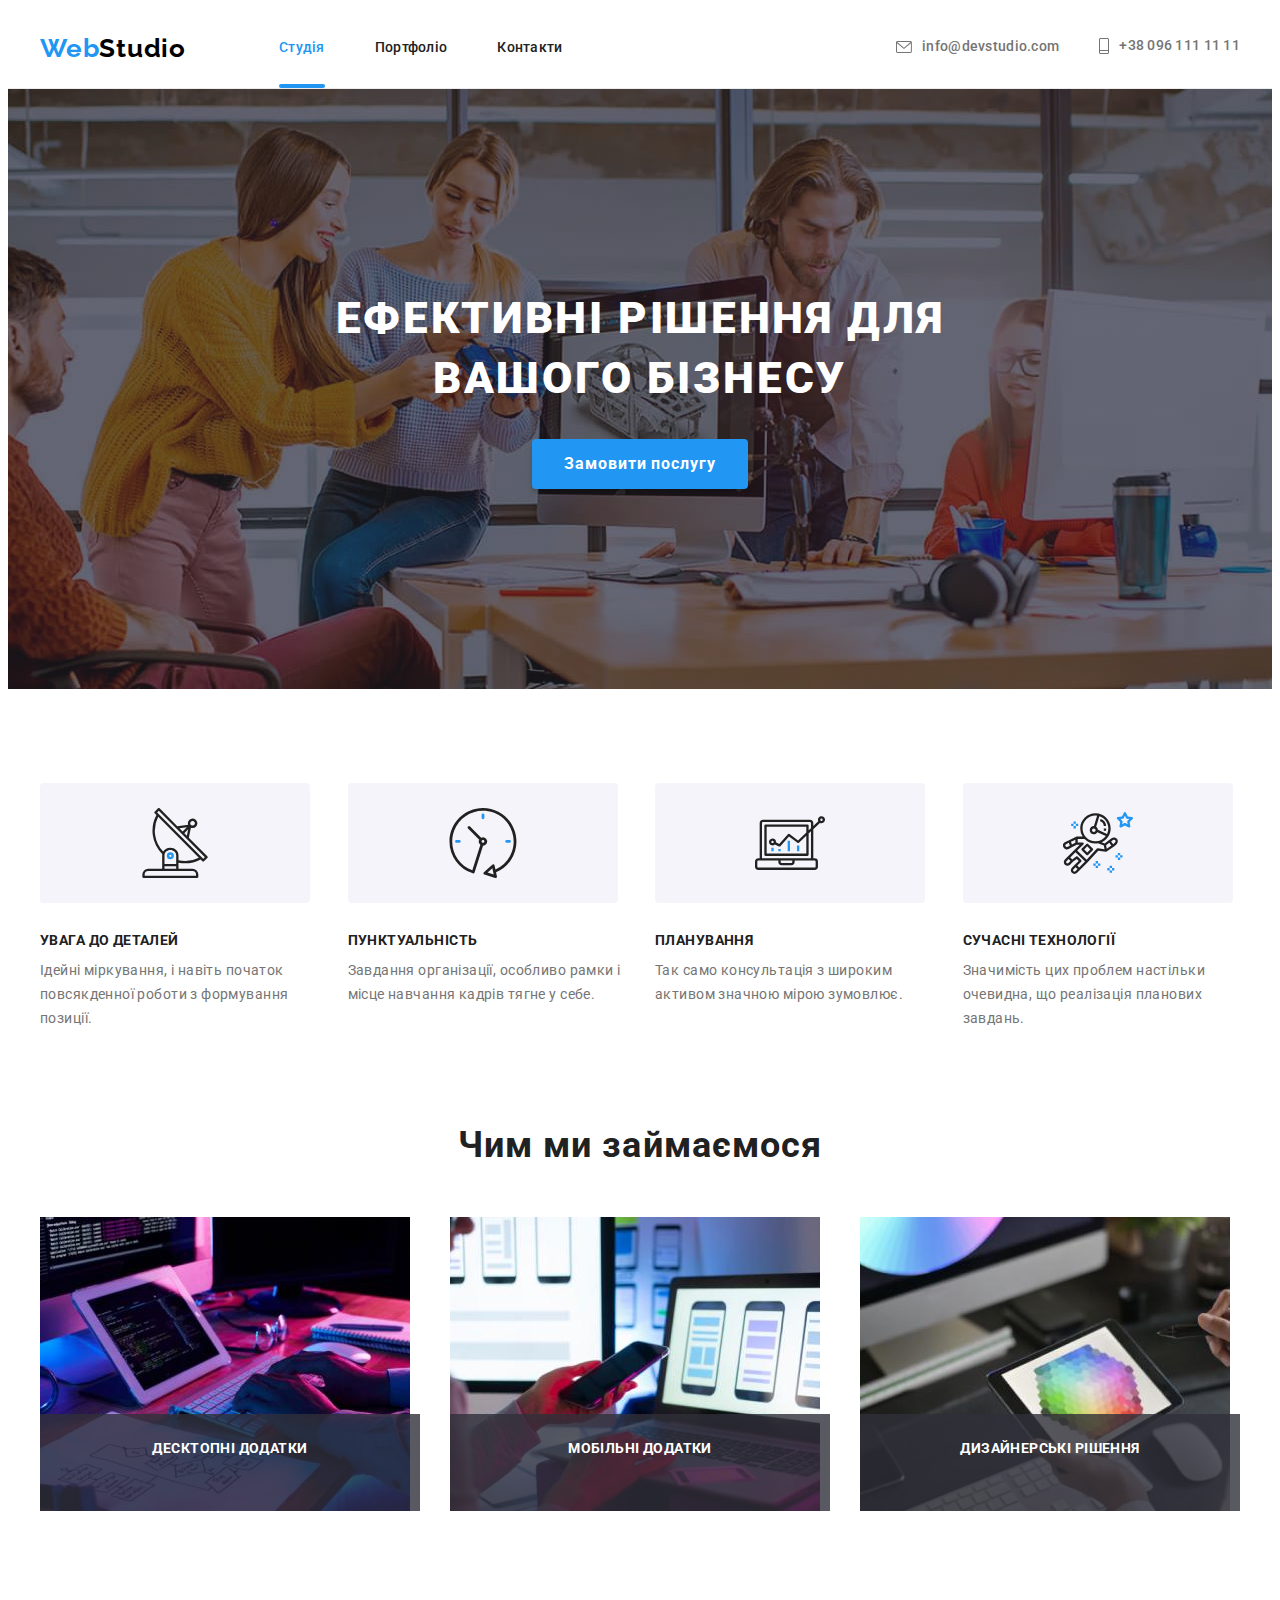
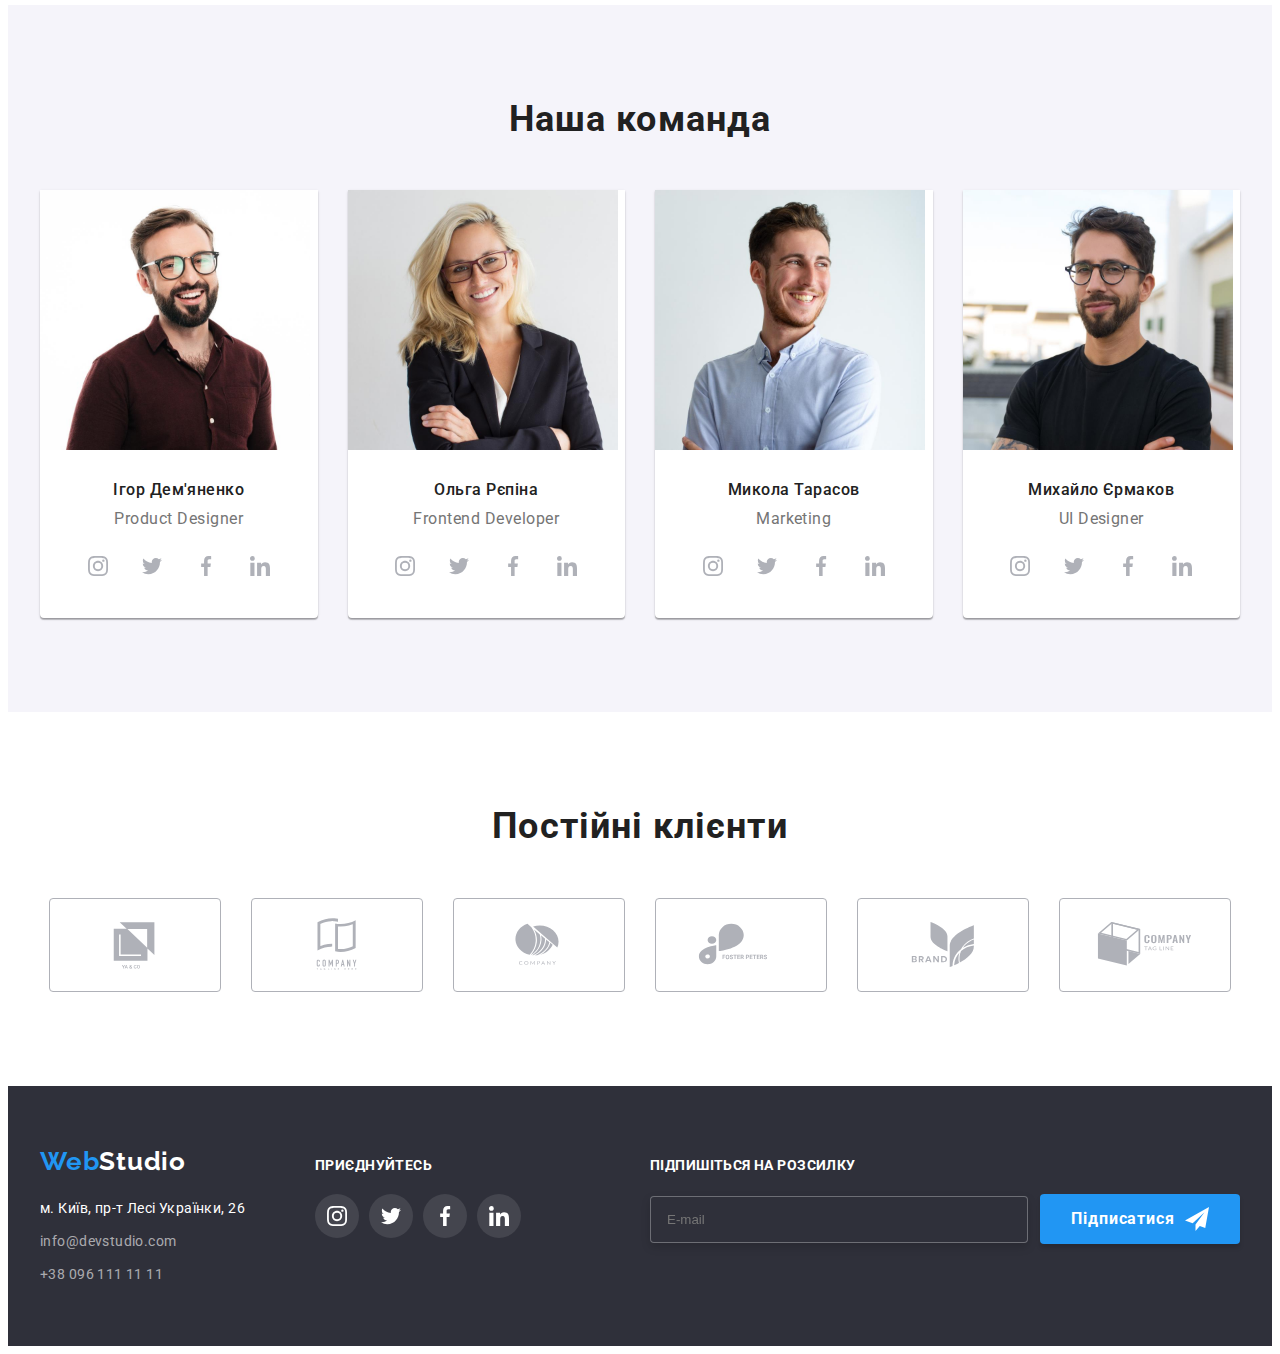
<file: index.html>
<!DOCTYPE html>
<html lang="uk">
  <head>
    <meta charset="UTF-8" />
    <meta name="viewport" content="width=device-width, initial-scale=1.0" />

    <link rel="preconnect" href="https://fonts.googleapis.com" />
    <link rel="preconnect" href="https://fonts.gstatic.com" crossorigin />
    <link
      href="https://fonts.googleapis.com/css2?family=Raleway:wght@700&family=Roboto:wght@400;500;700;900&display=swap"
      rel="stylesheet"
    />
    <link
      rel="stylesheet"
      href="https://cdnjs.cloudflare.com/ajax/libs/modern-normalize/1.1.0/modern-normalize.min.css"
      integrity="sha512-wpPYUAdjBVSE4KJnH1VR1HeZfpl1ub8YT/NKx4PuQ5NmX2tKuGu6U/JRp5y+Y8XG2tV+wKQpNHVUX03MfMFn9Q=="
      crossorigin="anonymous"
      referrerpolicy="no-referrer"
    />
    <!--<link rel="stylesheet" href="./css/styles.css" />-->
    <link rel="stylesheet" href="./css/main.min.css" />
    <title>Document</title>
  </head>
  <body>
    <header class="header">
      <div class="container header__container">
        <nav class="navigation">
          <a href="#" class="logo"><span class="logo__style">Web</span>Studio</a>
          <ul class="navigation__list">
            <li class="navigation__item">
              <a href="./index.html" class="navigation__link current">Студія</a>
            </li>
            <li class="navigation__item">
              <a href="./portfolio.html" class="navigation__link">Портфоліо</a>
            </li>
            <li class="navigation__item">
              <a href="#" class="navigation__link">Контакти</a>
            </li>
          </ul>
        </nav>
        <ul class="header__list">
          <li class="header__item">
            <a href="mailto:info@devstudio.com" class="header__contact"
              ><svg width="16" height="12" class="header__icon">
                <use href="./images/icons.svg#icon-mail"></use></svg              >info@devstudio.com</a
            >
          </li>
          <li class="header__item">
            <a href="tel:+380961111111" class="header__contact"
              ><svg width="10" height="16" class="header__icon">
                <use href="./images/icons.svg#icon-phone"></use></svg              >+38 096 111 11 11</a
            >
          </li>
        </ul>
      </div>
    </header>
    <main>
      <section class="hero">
        <h1 class="hero__text">
          Ефективні рішення для <br />
          вашого бізнесу
        </h1>
        <button class="hero__btn general-button" type="button" data-modal-open>
          Замовити послугу
        </button>
      </section>
      <!--Особливості-->
      <section class="section feature">
        <div class="container">
          <h2 class="feature__title feature__title--hidden">Особливості</h2>
          <ul class="feature__list">
            <li class="feature__item">
              <div class="feature__icon">
                <svg width="70" height="70">
                  <use href="./images/icons.svg#icon-antenna"></use>
                </svg>
              </div>
              <h3 class="feature__subtitle">УВАГА ДО ДЕТАЛЕЙ</h3>
              <p class="feature__text">
                Ідейні міркування, і навіть початок повсякденної роботи з
                формування позиції.
              </p>
            </li>
            <li class="feature__item">
              <div class="feature__icon">
                <svg width="70" height="70">
                  <use href="./images/icons.svg#icon-clock"></use>
                </svg>
              </div>
              <h3 class="feature__subtitle">ПУНКТУАЛЬНІСТЬ</h3>
              <p class="feature__text">
                Завдання організації, особливо рамки і місце навчання кадрів
                тягне у себе.
              </p>
            </li>
            <li class="feature__item">
              <div class="feature__icon">
                <svg width="70" height="70">
                  <use href="./images/icons.svg#icon-diagram"></use>
                </svg>
              </div>
              <h3 class="feature__subtitle">ПЛАНУВАННЯ</h3>
              <p class="feature__text">
                Так само консультація з широким активом значною мірою зумовлює.
              </p>
            </li>
            <li class="feature__item">
              <div class="feature__icon">
                <svg width="70" height="70">
                  <use href="./images/icons.svg#icon-astronaut"></use>
                </svg>
              </div>
              <h3 class="feature__subtitle">СУЧАСНІ ТЕХНОЛОГІЇ</h3>
              <p class="feature__text">
                Значимість цих проблем настільки очевидна, що реалізація
                планових завдань.
              </p>
            </li>
          </ul>
        </div>
      </section>
      <!--Чим ми займаємося-->
      <section class="section section-work">
        <div class="container">
          <h2 class="section-work__title">Чим ми займаємося</h2>
          <ul class="section-work__example">
            <li class="section-work__card">
              <div class="section-work__box">
                <img src="./images/photo1.jpg" alt="Computer" width="370" />
                <p class="section-work__label">Десктопні додатки</p>
              </div>
            </li>
            <li class="section-work__card">
              <div class="section-work__box">
                <img src="./images/photo2.jpg" alt="Laptop" width="370" />
                <p class="section-work__label">Мобільні додатки</p>
              </div>
            </li>
            <li class="section-work__card">
              <div class="section-work__box">
                <img src="./images/photo3.jpg" alt="Tablet" width="370" />
                <p class="section-work__label">Дизайнерські рішення</p>
              </div>
            </li>
          </ul>
        </div>
      </section>
      <!--Наша команда-->
      <section class="section team">
        <div class="container">
          <h2 class="team__title">Наша команда</h2>
          <ul class="team__folder">
            <li class="team__box">
              <img src="./images/phototeam1.jpg" alt="Ihor" width="270" />
              <div class="team__subtitle">
                <h3 class="team__name">Ігор Дем'яненко</h3>
                <p class="team__list">Product Designer</p>
              </div>

              <ul class="social team__social">
                <li class="social__items">
                  <a href="#" class="social__link">
                    <svg width="20" height="20" class="social__icons">
                      <use href="./images/icons.svg#icon-instagram"></use>
                    </svg>
                  </a>
                </li>
                <li class="social__items">
                  <a href="#" class="social__link">
                    <svg width="20" height="20" class="social__icons">
                      <use href="./images/icons.svg#icon-twitter"></use>
                    </svg>
                  </a>
                </li>
                <li class="social__items">
                  <a href="#" class="social__link">
                    <svg width="20" height="20" class="social__icons">
                      <use href="./images/icons.svg#icon-facebook"></use>
                    </svg>
                  </a>
                </li>
                <li class="social__items">
                  <a href="#" class="social__link">
                    <svg width="20" height="20" class="social__icons">
                      <use href="./images/icons.svg#icon-linkedin"></use>
                    </svg>
                  </a>
                </li>
              </ul>
            </li>
            <li class="team__box">
              <img src="./images/phototeam2.jpg" alt="Olga" width="270" />
              <div class="team__subtitle">
                <h3 class="team__name">Ольга Рєпіна</h3>
                <p class="team__list">Frontend Developer</p>
              </div>
              <ul class="social team__social">
                <li class="social__items">
                  <a href="#" class="social__link">
                    <svg width="20" height="20" class="social__icons">
                      <use href="./images/icons.svg#icon-instagram"></use>
                    </svg>
                  </a>
                </li>
                <li class="social__items">
                  <a href="#" class="social__link">
                    <svg width="20" height="20" class="social__icons">
                      <use href="./images/icons.svg#icon-twitter"></use>
                    </svg>
                  </a>
                </li>
                <li class="social__items">
                  <a href="#" class="social__link">
                    <svg width="20" height="20" class="social__icons">
                      <use href="./images/icons.svg#icon-facebook"></use>
                    </svg>
                  </a>
                </li>
                <li class="social__items">
                  <a href="#" class="social__link">
                    <svg width="20" height="20" class="social__icons">
                      <use href="./images/icons.svg#icon-linkedin"></use>
                    </svg>
                  </a>
                </li>
              </ul>
            </li>
            <li class="team__box">
              <img src="./images/phototeam3.jpg" alt="Mikola" width="270" />
              <div class="team__subtitle">
                <h3 class="team__name">Микола Тарасов</h3>
                <p class="team__list">Marketing</p>
              </div>
              <ul class="social team__social">
                <li class="social__items">
                  <a href="#" class="social__link">
                    <svg width="20" height="20" class="social__icons">
                      <use href="./images/icons.svg#icon-instagram"></use>
                    </svg>
                  </a>
                </li>
                <li class="social__items">
                  <a href="#" class="social__link">
                    <svg width="20" height="20" class="social__icons">
                      <use href="./images/icons.svg#icon-twitter"></use>
                    </svg>
                  </a>
                </li>
                <li class="social__items">
                  <a href="#" class="social__link">
                    <svg width="20" height="20" class="social__icons">
                      <use href="./images/icons.svg#icon-facebook"></use>
                    </svg>
                  </a>
                </li>
                <li class="social__items">
                  <a href="#" class="social__link">
                    <svg width="20" height="20" class="social__icons">
                      <use href="./images/icons.svg#icon-linkedin"></use>
                    </svg>
                  </a>
                </li>
              </ul>
            </li>
            <li class="team__box">
              <img src="./images/phototeam4.jpg" alt="Mihaylo" width="270" />
              <div class="team__subtitle">
                <h3 class="team__name">Михайло Єрмаков</h3>
                <p class="team__list">UI Designer</p>
              </div>
              <ul class="social team__social">
                <li class="social__items">
                  <a href="#" class="social__link">
                    <svg width="20" height="20" class="social__icons">
                      <use href="./images/icons.svg#icon-instagram"></use>
                    </svg>
                  </a>
                </li>
                <li class="social__items">
                  <a href="#" class="social__link">
                    <svg width="20" height="20" class="social__icons">
                      <use href="./images/icons.svg#icon-twitter"></use>
                    </svg>
                  </a>
                </li>
                <li class="social__items">
                  <a href="#" class="social__link">
                    <svg width="20" height="20" class="social__icons">
                      <use href="./images/icons.svg#icon-facebook"></use>
                    </svg>
                  </a>
                </li>
                <li class="social__items">
                  <a href="#" class="social__link">
                    <svg width="20" height="20" class="social__icons">
                      <use href="./images/icons.svg#icon-linkedin"></use>
                    </svg>
                  </a>
                </li>
              </ul>
            </li>
          </ul>
        </div>
      </section>
      <!--Постійні клієнти-->
      <section class="section-clients">
        <div class="container">
          <h2 class="clients__title">Постійні клієнти</h2>
          <ul class="clients__list">
            <li class="clients__icon">
              <a href="#" class="clients__link"
                ><svg width="106" height="60">
                  <use href="./images/icons.svg#icon-YaCo"></use></svg              ></a>
            </li>
            <li class="clients__icon">
              <a href="#" class="clients__link"
                ><svg width="106" height="60">
                  <use href="./images/icons.svg#icon-Tagline"></use></svg              ></a>
            </li>
            <li class="clients__icon">
              <a href="#" class="clients__link"
                ><svg width="106" height="60">
                  <use href="./images/icons.svg#icon-Company"></use></svg              ></a>
            </li>
            <li class="clients__icon">
              <a href="#" class="clients__link"
                ><svg width="106" height="60">
                  <use href="./images/icons.svg#icon-Foster"></use></svg              ></a>
            </li>
            <li class="clients__icon">
              <a href="#" class="clients__link"
                ><svg width="106" height="60">
                  <use href="./images/icons.svg#icon-Brand"></use></svg              ></a>
            </li>
            <li class="clients__icon">
              <a href="#" class="clients__link"
                ><svg width="106" height="60">
                  <use href="./images/icons.svg#icon-CoTagLi"></use></svg              ></a>
            </li>
          </ul>
        </div>
      </section>
    </main>
    <footer class="footer">
      <div class="container footer__container">
        <div class="footer__navigation">
          <a href="#" class="logo logo__label"
            ><span class="logo__style">Web</span
            ><span class="logo__footer">Studio</span></a
          >
          <address>
            <p class="footer__adress">м. Київ, пр-т Лесі Українки, 26</p>
            <ul class="footer__list">
              <li class="footer__communication">
                <a class="footer__contact" href="mailto:info@devstudio.com"
                  >info@devstudio.com</a
                >
              </li>
              <li class="footer__communication">
                <a class="footer__contact" href="tel:+380961111111"
                  >+38 096 111 11 11</a
                >
              </li>
            </ul>
          </address>
        </div>
        <div class="footer__social__networks">
          <h3 class="footer__invitation">приєднуйтесь</h3>
          <ul class="social">
            <li class="social__items">
              <a href="#" class="social__link social__link--white">
                <svg width="20" height="20">
                  <use href="./images/icons.svg#icon-instagram"></use>
                </svg>
              </a>
            </li>
            <li class="social__items">
              <a href="#" class="social__link social__link--white">
                <svg width="20" height="20">
                  <use href="./images/icons.svg#icon-twitter"></use>
                </svg>
              </a>
            </li>
            <li class="social__items">
              <a href="#" class="social__link social__link--white">
                <svg width="20" height="20">
                  <use href="./images/icons.svg#icon-facebook"></use>
                </svg>
              </a>
            </li>
            <li class="social__items">
              <a href="#" class="social__link social__link--white">
                <svg width="20" height="20">
                  <use href="./images/icons.svg#icon-linkedin"></use>
                </svg>
              </a>
            </li>
          </ul>
        </div>
        <div class="footer__form">
          <h2 class="footer__invitation">Підпишіться на розсилку</h2>
          <form class="form__contact">
            <label for="email"></label>
            <input
              type="email"
              name="email"
              class="form__input"
              placeholder="E-mail"
            />
            <button type="submit" class="footer__button-form general-button">
              Підписатися
              <svg width="24" height="24" class="form__icon">
                <use href="./images/icons.svg#icon-icon-send"></use>
              </svg>
            </button>
          </form>
        </div>
      </div>
    </footer>

    <div class="backdrop is-hidden" data-modal>
      <div class="modal">
        <button type="button" class="modal__button-close" data-modal-close>
          <svg class="modal__icon-close">
            <use href="./images/icons.svg#icon-close"></use>
          </svg>
        </button>
        <p class="modal__title">Залиште свої дані, ми вам передзвонимо</p>
        <form class="modal__form">
          <div class="modal__input">
            <label for="name">Ім'я</label>
            <input type="text" name="name" id="name" class="modal__field" />
            <svg width="18" height="18" class="modal__icon">
              <use href="./images/icons.svg#icon-person"></use>
            </svg>
          </div>

          <div class="modal__input">
            <label for="tel">Телефон</label>
            <input type="tel" name="tel" id="tel" class="modal__field" />
            <svg width="18" height="18" class="modal__icon">
              <use href="./images/icons.svg#icon-phone2"></use>
            </svg>
          </div>

          <div class="modal__input">
            <label for="name">Пошта</label>
            <input type="email" name="email" id="email" class="modal__field" />
            <svg width="18" height="18" class="modal__icon">
              <use href="./images/icons.svg#icon-email"></use>
            </svg>
          </div>

          <div class="modal__comment">
            <label for="comment">Коментар</label>
            <textarea
              name="comment"
              id="comment"
              class="modal__text"
              placeholder="Введіть текст"
            ></textarea>
          </div>

          <div class="modal__contract">
            <label for="politic" class="modal__politic">
              <input
                type="checkbox"
                name="politic"
                id="politic"
                class="modal__contract-politic-check--hidden"
              />
              <span class="modal__check-icon"></span>
              <span
                >Погоджуюся з розсилкою та приймаю
                <a href="#"> Умови договору</a></span
              >
            </label>
          </div>

          <button type="submit" class="modal__button general-button">Відправити</button>
        </form>
      </div>
    </div>
    <script src="./js/modal.js"></script>
  </body>
</html>
</file>
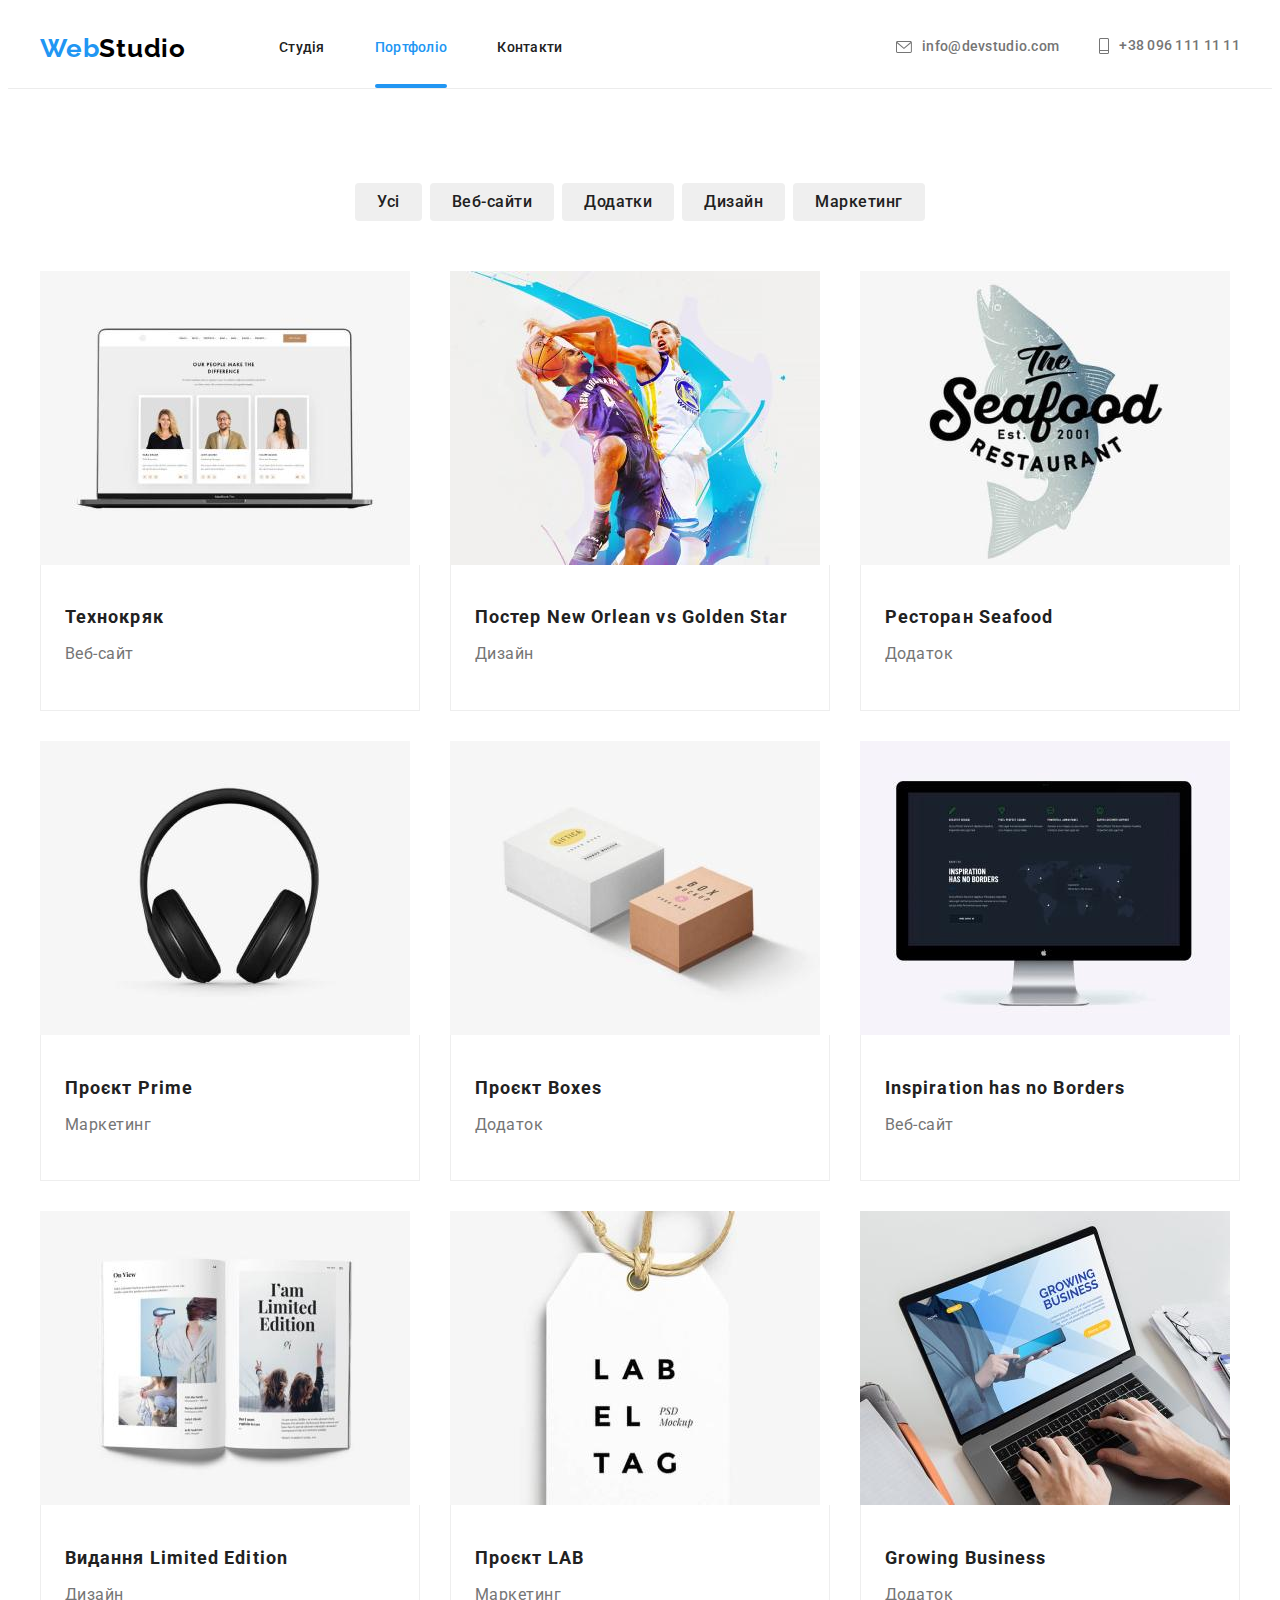
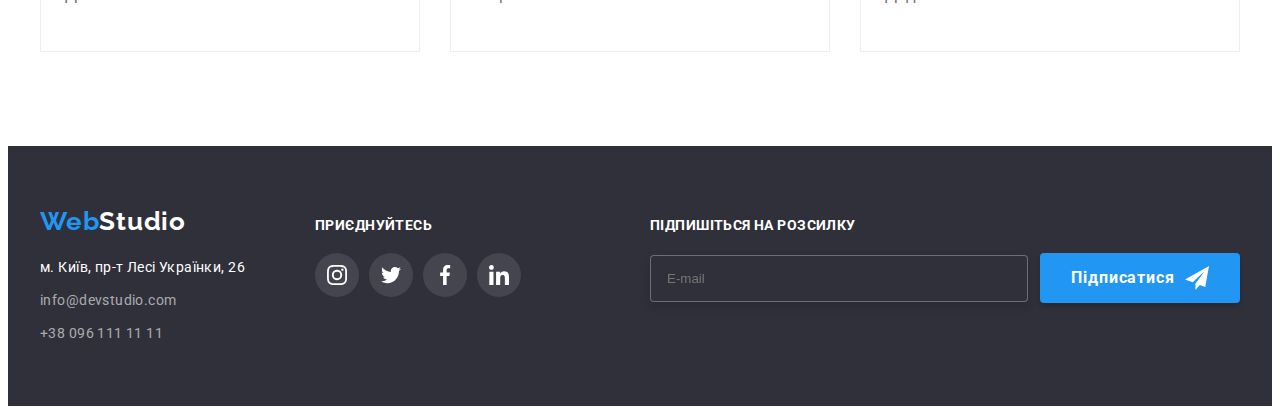
<file: portfolio.html>
<!DOCTYPE html>
<html lang="uk">
  <head>
    <meta charset="UTF-8" />
    <meta name="viewport" content="width=device-width, initial-scale=1.0" />

    <link rel="preconnect" href="https://fonts.googleapis.com" />
    <link rel="preconnect" href="https://fonts.gstatic.com" crossorigin />
    <link
      href="https://fonts.googleapis.com/css2?family=Raleway:wght@700&family=Roboto:wght@400;500;700;900&display=swap"
      rel="stylesheet"
    />
    <link
      rel="stylesheet"
      href="https://cdnjs.cloudflare.com/ajax/libs/modern-normalize/1.1.0/modern-normalize.min.css"
      integrity="sha512-wpPYUAdjBVSE4KJnH1VR1HeZfpl1ub8YT/NKx4PuQ5NmX2tKuGu6U/JRp5y+Y8XG2tV+wKQpNHVUX03MfMFn9Q=="
      crossorigin="anonymous"
      referrerpolicy="no-referrer"
    />
    <!--<link rel="stylesheet" href="./css/styles.css" />-->
    <link rel="stylesheet" href="./css/main.min.css">

    <title>Document</title>
  </head>
  <body>
    <header class="header">
      <div class="container header__container">
        <nav class="navigation">
          <a href="#" class="logo"><span class="logo__style">Web</span>Studio</a>
          <ul class="navigation__list">
            <li class="navigation__item">
              <a href="./index.html" class="navigation__link">Студія</a>
            </li>
            <li class="navigation__item">
              <a href="./portfolio.html" class="navigation__link current">Портфоліо</a>
            </li>
            <li class="navigation__item"><a href="#" class="navigation__link">Контакти</a></li>
          </ul>
        </nav>
        <ul class="header__list">
          <li class="header__item">
            <a href="mailto:info@devstudio.com" class="header__contact"
              ><svg width="16" height="12" class="header__icon">
                <use href="./images/icons.svg#icon-mail"></use></svg              >info@devstudio.com</a
            >
          </li>
          <li class="header__item">
            <a href="tel:+380961111111" class="header__contact"
              ><svg width="10" height="16" class="header__icon">
                <use href="./images/icons.svg#icon-phone"></use></svg              >+38 096 111 11 11</a
            >
          </li>
        </ul>
      </div>
    </header>
    <main>
      <section class="section portfolio">
        <div class="container">
          <h1 class="portfolio__title portfolio__title--hidden">Наші роботи</h1>

          <ul class="btn-work">
            <li class="btn-work__set">
              <button class="btn-work__item list" type="button">Усі</button>
            </li>
            <li class="btn-work__set">
              <button class="btn-work__item list" type="button">Веб-сайти</button>
            </li>
            <li class="btn-work__set">
              <button class="btn-work__item list" type="button">Додатки</button>
            </li>
            <li class="btn-work__set">
              <button class="btn-work__item list" type="button">Дизайн</button>
            </li>
            <li class="btn-work__set">
              <button class="btn-work__item list" type="button">Маркетинг</button>
            </li>
          </ul>

          <ul class="portfolio__list">
            <li class="portfolio__item">
              <a class="portfolio__link" href="#">
                <div class="portfolio__overlay">
                  <img src="./images/people.jpg" alt="ourteam" width="370" />
                  <p class="portfolio__text">
                    Ресурс пропонує комплексні пропозиції з різним рівнем
                    функціоналу та сервісів. Все це дозволить відвідувачу
                    отримати вичерпні відомості про компанію чи приватну особу.
                  </p>
                </div>
              </a>
              <div class="portfolio__card">
                <h2 class="portfolio__pretitle">Технокряк</h2>
                <p class="portfolio__filter">Веб-сайт</p>
              </div>
            </li>
            <li class="portfolio__item">
              <a class="portfolio__link" href="#">
                <div class="portfolio__overlay">
                  <img src="./images/star.jpg" alt="star" width="370" />
                  <p class="portfolio__text">
                    Ресурс пропонує комплексні пропозиції з різним рівнем
                    функціоналу та сервісів. Все це дозволить відвідувачу
                    отримати вичерпні відомості про компанію чи приватну особу.
                  </p>
                </div>
              </a>
              <div class="portfolio__card">
                <h2 class="portfolio__pretitle">Постер New Orlean vs Golden Star</h2>
                <p class="portfolio__filter">Дизайн</p>
              </div>
            </li>
            <li class="portfolio__item">
              <a class="portfolio__link" href="#"
                ><div class="portfolio__overlay">
                  <img src="./images/seafood.jpg" alt="food" width="370" />
                  <p class="portfolio__text">
                    Ресурс пропонує комплексні пропозиції з різним рівнем
                    функціоналу та сервісів. Все це дозволить відвідувачу
                    отримати вичерпні відомості про компанію чи приватну особу.
                  </p>
                </div>
              </a>
              <div class="portfolio__card">
                <h2 class="portfolio__pretitle">Ресторан Seafood</h2>
                <p class="portfolio__filter">Додаток</p>
              </div>
            </li>
            <li class="portfolio__item">
              <a class="portfolio__link" href="#"
                ><div class="portfolio__overlay">
                  <img src="./images/prime.jpg" alt="prime" width="370" />
                  <p class="portfolio__text">
                    Ресурс пропонує комплексні пропозиції з різним рівнем
                    функціоналу та сервісів. Все це дозволить відвідувачу
                    отримати вичерпні відомості про компанію чи приватну особу.
                  </p>
                </div></a
              >
              <div class="portfolio__card">
                <h2 class="portfolio__pretitle">Проєкт Prime</h2>
                <p class="portfolio__filter">Маркетинг</p>
              </div>
            </li>
            <li class="portfolio__item">
              <a class="portfolio__link" href="#"
                ><div class="portfolio__overlay">
                  <img src="./images/boxes.jpg" alt="boxes" width="370" />
                  <p class="portfolio__text">
                    Ресурс пропонує комплексні пропозиції з різним рівнем
                    функціоналу та сервісів. Все це дозволить відвідувачу
                    отримати вичерпні відомості про компанію чи приватну особу.
                  </p>
                </div></a
              >
              <div class="portfolio__card">
                <h2 class="portfolio__pretitle">Проєкт Boxes</h2>
                <p class="portfolio__filter">Додаток</p>
              </div>
            </li>
            <li class="portfolio__item">
              <a class="portfolio__link" href="#"
                ><div class="portfolio__overlay">
                  <img src="./images/borders.jpg" alt="borders" width="370" />
                  <p class="portfolio__text">
                    Ресурс пропонує комплексні пропозиції з різним рівнем
                    функціоналу та сервісів. Все це дозволить відвідувачу
                    отримати вичерпні відомості про компанію чи приватну особу.
                  </p>
                </div></a
              >
              <div class="portfolio__card">
                <h2 class="portfolio__pretitle">Inspiration has no Borders</h2>
                <p class="portfolio__filter">Веб-сайт</p>
              </div>
            </li>
            <li class="portfolio__item">
              <a class="portfolio__link" href="#"
                ><div class="portfolio__overlay">
                  <img
                    src="./images/limitededition.jpg"
                    alt="limited"
                    width="370"
                  />
                  <p class="portfolio__text">
                    Ресурс пропонує комплексні пропозиції з різним рівнем
                    функціоналу та сервісів. Все це дозволить відвідувачу
                    отримати вичерпні відомості про компанію чи приватну особу.
                  </p>
                </div></a
              >
              <div class="portfolio__card">
                <h2 class="portfolio__pretitle">Видання Limited Edition</h2>
                <p class="portfolio__filter">Дизайн</p>
              </div>
            </li>
            <li class="portfolio__item">
              <a class="portfolio__link" href="#"
                ><div class="portfolio__overlay">
                  <img src="./images/lab.jpg" alt="lab" width="370" />
                  <p class="portfolio__text">
                    Ресурс пропонує комплексні пропозиції з різним рівнем
                    функціоналу та сервісів. Все це дозволить відвідувачу
                    отримати вичерпні відомості про компанію чи приватну особу.
                  </p>
                </div></a
              >
              <div class="portfolio__card">
                <h2 class="portfolio__pretitle">Проєкт LAB</h2>
                <p class="portfolio__filter">Маркетинг</p>
              </div>
            </li>
            <li class="portfolio__item">
              <a class="portfolio__link" href="#"
                ><div class="portfolio__overlay">
                  <img src="./images/laptop.jpg" alt="laptop" width="370" />
                  <p class="portfolio__text">
                    Ресурс пропонує комплексні пропозиції з різним рівнем
                    функціоналу та сервісів. Все це дозволить відвідувачу
                    отримати вичерпні відомості про компанію чи приватну особу.
                  </p>
                </div></a
              >
              <div class="portfolio__card">
                <h2 class="portfolio__pretitle">Growing Business</h2>
                <p class="portfolio__filter">Додаток</p>
              </div>
            </li>
          </ul>
        </div>
      </section>
    </main>
    <footer class="footer">
      <div class="container footer__container">
        <div class="footer__navigation">
          <a href="#" class="logo logo__label"
            ><span class="logo__style">Web</span
            ><span class="logo__footer">Studio</span></a
          >
          <address>
            <p class="footer__adress">м. Київ, пр-т Лесі Українки, 26</p>
            <ul class="footer__list">
              <li class="footer__communication">
                <a class="footer__contact" href="mailto:info@devstudio.com"
                  >info@devstudio.com</a
                >
              </li>
              <li class="footer__communication">
                <a class="footer__contact" href="tel:+380961111111"
                  >+38 096 111 11 11</a
                >
              </li>
            </ul>
          </address>
        </div>
        <div class="footer__social__networks">
          <h3 class="footer__invitation">приєднуйтесь</h3>
          <ul class="social">
            <li class="social__items">
              <a href="#" class="social__link social__link--white">
                <svg width="20" height="20">
                  <use href="./images/icons.svg#icon-instagram"></use>
                </svg>
              </a>
            </li>
            <li class="social__items">
              <a href="#" class="social__link social__link--white">
                <svg width="20" height="20">
                  <use href="./images/icons.svg#icon-twitter"></use>
                </svg>
              </a>
            </li>
            <li class="social__items">
              <a href="#" class="social__link social__link--white">
                <svg width="20" height="20">
                  <use href="./images/icons.svg#icon-facebook"></use>
                </svg>
              </a>
            </li>
            <li class="social__items">
              <a href="#" class="social__link social__link--white">
                <svg width="20" height="20">
                  <use href="./images/icons.svg#icon-linkedin"></use>
                </svg>
              </a>
            </li>
          </ul>
        </div>
        <div class="footer__form">
          <h2 class="footer__invitation">Підпишіться на розсилку</h2>
          <form class="form__contact">
            <label for="email"></label>
            <input
              type="email"
              name="email"
              class="form__input"
              placeholder="E-mail"
            />
            <button type="submit" class="footer__button-form general-button">
              Підписатися
              <svg width="24" height="24" class="form__icon">
                <use href="./images/icons.svg#icon-icon-send"></use>
              </svg>
            </button>
          </form>
        </div>
      </div>
    </footer>
  </body>
</html>
</file>
<file: css/styles.css>
:root {
  --primary-text-color: #212121;
  --secondary-text-color: #757575;
  --title-text-color: #000000;
  --accent-color: #2196f3;
  --bg-color: #ffffff;
  --bg-color-black: #2f303a;
  --bg-color-grey: #f5f4fa;
  --primary-bg-color: #f5f5f5;
  --footer-contact: rgba(255, 255, 255, 0.6);
  --icon: #afb1b8;
  --footer-bg-icon: rgba(255, 255, 255, 0.1);
  --button-color-pointer: #188ce8;
}

body {
  color: var(--primary-text-color);
  background-color: var(--bg-color);
  font-family: "Roboto", sans-serif;
}

h2,
h3,
ul,
li,
p {
  list-style: none;
  margin: 0;
  padding: 0;
}

.list {
  padding: 0;
  margin: 0;
}

.section {
  padding-top: 94px;
  padding-bottom: 94px;
}

h1 {
  margin: 0;
}

/* header */

.header-page {
  border-bottom: 1px solid #ececec;
}

.main-nav {
  display: flex;
  align-items: center;
}

.container {
  margin-left: auto;
  margin-right: auto;
  width: 1200px;
  padding-left: 15px;
  padding-right: 15px;
}

.logotype {
  display: flex;
  align-items: center;
}

.logo {
  margin-right: 93px;
  color: var(--title-text-color);
  font-family: var(--secondary-font);
  font-weight: 700;
  font-size: 26px;
  line-height: 1.19;
  letter-spacing: 0.03em;
  text-decoration: none;
}

.logo-style {
  color: var(--accent-color);
}

.link {
  color: var(--primary-text-color);
  text-decoration: none;
  transition: color 250ms cubic-bezier(0.4, 0, 0.2, 1),
    background-color 250ms cubic-bezier(0.4, 0, 0.2, 1);
}

.link.current {
  position: relative;
}

.link.current::after {
  position: absolute;
  content: "";
  width: 100%;
  height: 4px;
  left: 0;
  bottom: 0;
  background-color: var(--accent-color);
  border-radius: 2px;
  transition: opacity 250ms cubic-bezier(0.4, 0, 0.2, 1);
}

.site-nav .link:hover,
.site-nav .link:focus {
  color: var(--accent-color);
}

.site-nav .link {
  display: block;
  padding-top: 32px;
  padding-bottom: 32px;
}

.site-nav {
  display: flex;
  color: var(--primary-text-color);
  font-weight: 500;
  font-size: 14px;
  line-height: 1.14;
  letter-spacing: 0.02em;
}

.site-nav .item {
  margin-right: 50px;
}

.site-nav .item:last-child {
  margin-right: 0;
}

.site-nav .link.current {
  color: var(--accent-color);
}

.header-link {
  display: inline-flex;
  justify-content: center;
  align-items: center;
  color: var(--secondary-text-color);
  text-decoration: none;
  transition: color 250ms cubic-bezier(0.4, 0, 0.2, 1),
    background-color 250ms cubic-bezier(0.4, 0, 0.2, 1);
}

.contact-nav .header-link:hover,
.contact-nav .header-link:focus {
  color: var(--accent-color);
}

.contact-nav {
  display: flex;
  justify-content: center;
  align-items: center;
  font-weight: 500;
  font-size: 14px;
  line-height: 1.14;
  letter-spacing: 0.02em;
}

.contact-nav {
  margin-left: auto;
}

.contact-nav .item + .item {
  margin-left: 40px;
}

.contact-icon {
  fill: currentColor;
  margin-right: 10px;
}

/* hero */

.hero-title {
  padding-top: 200px;
  padding-bottom: 200px;
  background-color: var(--bg-color-black);
  color: var(--bg-color);
  text-align: center;
  background-image: linear-gradient(
      rgba(47, 48, 58, 0.4),
      rgba(47, 48, 58, 0.4)
    ),
    url(../images/hero.jpg);
  background-repeat: no-repeat;
  background-size: cover;
  background-position: center;
  max-width: 1600px;
  margin: 0 auto;
}

.hero-text {
  margin-top: 0;
  margin-bottom: 30px;
  font-weight: 900;
  font-size: 44px;
  line-height: 1.36;
  letter-spacing: 0.06em;
  text-transform: uppercase;
}

/* button */

.btn-hero {
  padding: 10px 32px;
  color: var(--bg-color);
  font-family: "Roboto", sans-serif;
  background-color: var(--accent-color);
  cursor: pointer;
  box-shadow: 0px 4px 4px rgba(0, 0, 0, 0.15);
  border-radius: 4px;
  font-weight: 700;
  font-size: 16px;
  line-height: 1.9;
  letter-spacing: 0.06em;
  border: none;
  transition: color 250ms cubic-bezier(0.4, 0, 0.2, 1),
    background-color 250ms cubic-bezier(0.4, 0, 0.2, 1);
}

.btn-hero.btn:active {
  color: var(--bg-color);
  background-color: var(--button-color-pointer);
}

.btn-hero:hover,
.btn-hero:focus {
  background-color: var(--button-color-pointer);
}

.btn-work {
  justify-content: center;
  color: var(--primary-text-color);
  font-family: "Roboto", sans-serif;
  background-color: var(--bg-color);
  font-weight: 500;
  font-size: 16px;
  line-height: 1.6;
  letter-spacing: 0.03em;
  cursor: pointer;
}

.butt {
  margin-right: 8px;
}

.butt:last-child {
  margin-right: 0;
}

.btn-work .list {
  background: #f5f4fa;
  border-radius: 4px;
  border: none;
  padding: 6px 22px;
  box-shadow: 0px 3px 1px rgba(0, 0, 0, 0.1), 0px 1px 2px rgba(0, 0, 0, 0.08),
    0px 2px 2px rgba(0, 0, 0, 0.12);
}

.btn-work.list:hover,
.btn-work.list:focus {
  color: var(--bg-color);
  background-color: var(--accent-color);
  box-shadow: 0px 3px 1px rgba(0, 0, 0, 0.1), 0px 1px 2px rgba(0, 0, 0, 0.08),
    0px 2px 2px rgba(0, 0, 0, 0.12);
}

/* особливості */

.title {
  margin-top: 0;
  margin-bottom: 0;
  padding-bottom: 10px;
  color: var(--primary-text-color);
  font-weight: 700;
  font-size: 14px;
  line-height: 1.14;
  letter-spacing: 0.03em;
  text-transform: uppercase;
}

.feature-title {
  margin-top: 0;
  margin-right: 30px;
  margin-bottom: 0;
}

.feature-title:last-child {
  margin-right: 0;
}

.text {
  margin-top: 0;
  margin-bottom: 0;
  color: var(--secondary-text-color);
  font-size: 14px;
  line-height: 1.71;
  letter-spacing: 0.03em;
}

.visually-hidden {
  position: absolute;
  width: 1px;
  height: 1px;
  margin: -1px;
  border: 0;
  padding: 0;
  white-space: nowrap;
  clip-path: inset(100%);
  clip: rect(0 0 0 0);
  overflow: hidden;
}

.feature-list {
  display: flex;
}

.feature-list > .feature-title {
  flex-basis: calc((100% - 3 * 30px / 4));
}

.feature-icon {
  display: flex;
  justify-content: center;
  align-items: center;
  background-color: var(--bg-color-grey);
  border-radius: 4px;
  margin-bottom: 30px;
  width: 270px;
  height: 120px;
}

/* чим ми займаємося */

.example {
  display: flex;
}

.work {
  margin-top: 0;
  margin-bottom: 50px;
  color: var(--primary-text-color);
  font-weight: 700;
  font-size: 36px;
  line-height: 1.16;
  text-align: center;
  letter-spacing: 0.03em;
}

.section-work {
  padding-top: 0;
  padding-bottom: 94px;
}

.card {
  margin-right: 30px;
}

.card:last-child {
  margin-right: 0;
}

.example > .card {
  flex-basis: calc(100% / 3);
}

.card-box {
  position: relative;
}

.card-label {
  position: absolute;
  bottom: 0;
  width: 100%;
  height: 70px;
  padding-top: 27px;
  color: var(--bg-color);
  background: rgba(47, 48, 58, 0.8);
  font-weight: 700;
  font-size: 14px;
  line-height: 1.14;
  text-align: center;
  letter-spacing: 0.03em;
  text-transform: uppercase;
}

/* наша команда */

.team {
  color: var(--primary-text-color);
  background-color: var(--bg-color-grey);
}

.folder {
  display: flex;
}

.team-photo {
  margin-top: 0;
  margin-bottom: 50px;
  font-weight: 700;
  font-size: 36px;
  line-height: 1.16;
  text-align: center;
  letter-spacing: 0.03em;
}

.team-name {
  margin-top: 0;
  margin-bottom: 10px;
  font-weight: 500;
  font-size: 16px;
  line-height: 1.19;
  text-align: center;
  letter-spacing: 0.03em;
}

.team-box {
  margin-right: 30px;
  color: var(--primary-text-color);
  background-color: var(--bg-color);
  box-shadow: 0px 1px 3px rgba(0, 0, 0, 0.12), 0px 1px 1px rgba(0, 0, 0, 0.14),
    0px 2px 1px rgba(0, 0, 0, 0.2);
  border-radius: 0px 0px 4px 4px;
}

.team-box:last-child {
  margin-right: 0;
}

.team-list {
  margin-top: 0;
  margin-bottom: 16px;
  color: var(--secondary-text-color);
  font-size: 16px;
  line-height: 1.19;
  text-align: center;
  letter-spacing: 0.03em;
}

.igor {
  padding-top: 30px;
}

.olga {
  padding-top: 30px;
}

.kolya {
  padding-top: 30px;
}

.miha {
  padding-top: 30px;
}

img {
  display: block;
  max-width: 100%;
  height: auto;
}

.folder > .team-box {
  flex-basis: calc(100% / 4);
}

.team-social-list {
  display: flex;
  justify-content: center;
  align-items: center;
  padding-bottom: 30px;
}

.team-social-items {
  width: 44px;
  height: 44px;
}

.team-social-items:not(:last-child) {
  margin-right: 10px;
}

.team-social-link {
  width: 100%;
  height: 100%;
  display: flex;
  border-radius: 50%;
  justify-content: center;
  align-items: center;
  color: var(--icon);
  transition: color 250ms cubic-bezier(0.4, 0, 0.2, 1),
    background-color 250ms cubic-bezier(0.4, 0, 0.2, 1);
}

.team-social-link:hover,
.team-social-link:focus {
  background-color: var(--accent-color);
  color: var(--bg-color);
}

.team-soc-icons {
  fill: currentColor;
}

/* Постійні клієнти */

.section-clients {
  padding-top: 94px;
  padding-bottom: 94px;
}

.clients-title {
  margin-top: 0;
  margin-bottom: 50px;
  font-weight: 700;
  font-size: 36px;
  line-height: 1.16;
  text-align: center;
  letter-spacing: 0.03em;
}

.clients-list {
  display: flex;
  justify-content: center;
  align-items: center;
}

.clients-icon {
  width: 170px;
  height: 92px;
  border: 1px solid #afb1b8;
  border-radius: 4px;
}

.icon-link {
  display: flex;
  justify-content: center;
  align-items: center;
  width: 100%;
  height: 100%;
  fill: var(--icon);
  transition: border 250ms cubic-bezier(0.4, 0, 0.2, 1),
    fill 250ms cubic-bezier(0.4, 0, 0.2, 1);
}

.clients-icon:not(:last-child) {
  margin-right: 30px;
}

.clients-icon .icon-link:hover,
.clients-icon .icon-link:focus {
  fill: var(--accent-color);
  border-color: var(--accent-color);
}

.clients-icon:hover,
.clients-icon:focus {
  border-color: var(--accent-color);
}

/* footer */

.footer-title {
  margin-left: auto;
  margin-right: auto;
  padding-left: 15px;
  padding-right: 15px;
  padding-top: 60px;
  padding-bottom: 60px;
  background-color: var(--bg-color-black);
}

.foot-nav {
  display: flex;
  align-items: baseline;
}

.footer-nav {
  margin-right: 70px;
}

.logo-foot-site {
  font-family: "Raleway", sans-serif;
  font-weight: 700;
  font-size: 26px;
  line-height: 1.19;
  letter-spacing: 0.03em;
  text-decoration: none;
}

.logo-footer {
  color: var(--bg-color);
}

.adress-sity {
  margin-top: 28px;
}

.adress {
  padding: 0;
  margin-bottom: 12px;
  color: var(--bg-color);
  font-style: normal;
  font-weight: 400;
  font-size: 14px;
  line-height: 1.7;
  letter-spacing: 0.03em;
}

.contact {
  color: var(--footer-contact);
  font-style: normal;
  font-weight: 400;
  font-size: 14px;
  line-height: 1.7;
  letter-spacing: 0.03em;
  text-decoration: none;
  transition: color 250ms cubic-bezier(0.4, 0, 0.2, 1),
    background-color 250ms cubic-bezier(0.4, 0, 0.2, 1);
}

.contact-info .contact:hover,
.contact-info .contact:focus {
  color: var(--accent-color);
}

.contact-info {
  padding-left: 0;
  margin-top: 0;
  margin-bottom: 0;
}

.contacttomail {
  margin-bottom: 12px;
}

.footer-social-title {
  color: var(--bg-color);
  font-size: 14px;
  line-height: 1.14;
  letter-spacing: 0.03em;
  text-transform: uppercase;
  margin-bottom: 20px;
}

.footer-soc-list {
  display: flex;
}

.footer-soc-items {
  width: 44px;
  height: 44px;
}

.footer-soc-items:not(:last-child) {
  margin-right: 10px;
}

.footer-social-link {
  width: 100%;
  height: 100%;
  display: flex;
  border-radius: 50%;
  justify-content: center;
  align-items: center;
  fill: var(--bg-color);
  background-color: var(--footer-bg-icon);
  transition: color 250ms cubic-bezier(0.4, 0, 0.2, 1),
    background-color 250ms cubic-bezier(0.4, 0, 0.2, 1);
}

.footer-social-link:hover,
.footer-social-link:focus {
  background-color: var(--accent-color);
}

.team-soc-icons {
  fill: currentColor;
}

.form {
  margin-left: auto;
}

.form-title {
  color: var(--bg-color);
  font-size: 14px;
  line-height: 1.14;
  letter-spacing: 0.03em;
  text-transform: uppercase;
  margin-bottom: 20px;
}

.form-contact {
  display: flex;
  justify-content: center;
  align-items: center;
}

.contact-input {
  border: 1px solid rgba(255, 255, 255, 0.3);
  filter: drop-shadow(0px 4px 4px rgba(0, 0, 0, 0.15));
  border-radius: 4px;
  background-color: var(--bg-color-black);
  color: rgba(255, 255, 255, 0.6);
  width: 358px;
  padding-top: 15px;
  padding-bottom: 15px;
  padding-left: 16px;
  margin-right: 12px;
  transition: border-color 250ms cubic-bezier(0.4, 0, 0.2, 1);
  outline: none;
}

.contact-input:hover,
.contact-input:active {
  border-color: var(--accent-color);
}

.button-form {
  display: flex;
  justify-content: center;
  align-items: center;
  width: 200px;
  height: 50px;
  padding: 0;
  color: var(--bg-color);
  background-color: var(--accent-color);
  cursor: pointer;
  box-shadow: 0px 4px 4px rgba(0, 0, 0, 0.15);
  border-radius: 4px;
  font-weight: 700;
  font-size: 16px;
  line-height: 1.9;
  letter-spacing: 0.06em;
  border: none;
  transition: color 250ms cubic-bezier(0.4, 0, 0.2, 1),
    background-color 250ms cubic-bezier(0.4, 0, 0.2, 1);
}

.form-icon {
  margin-left: 10px;
}

.button-form:active {
  color: var(--bg-color);
  background-color: var(--button-color-pointer);
}

.button-form:hover,
.button-form:focus {
  background-color: var(--button-color-pointer);
}

/* портфоліо */

.btn-work {
  display: flex;
  transition: color 250ms cubic-bezier(0.4, 0, 0.2, 1),
    background-color 250ms cubic-bezier(0.4, 0, 0.2, 1);
}

.title-work {
  color: var(--primary-text-color);
  font-weight: 700;
  font-size: 18px;
  line-height: 2;
  letter-spacing: 0.06em;
  margin-bottom: 4px;
}

.text-work {
  color: var(--secondary-text-color);
  font-size: 16px;
  line-height: 1.9;
  letter-spacing: 0.03em;
  margin-bottom: 20px;
}

.project-work {
  display: flex;
  flex-wrap: wrap;
  margin-top: 50px;
  margin-bottom: 0;
  padding-left: 0;
}

.project-work > .project {
  width: calc((100% - 60px) / 3);
}

.project {
  margin-right: 30px;
  margin-bottom: 30px;
  cursor: pointer;
}

.project:hover {
  box-shadow: 0px 1px 1px rgba(0, 0, 0, 0.12), 0px 4px 4px rgba(0, 0, 0, 0.06),
    1px 4px 6px rgba(0, 0, 0, 0.16);
}

.project-type:focus {
  box-shadow: 0px 1px 1px rgba(0, 0, 0, 0.12), 0px 4px 4px rgba(0, 0, 0, 0.06),
    1px 4px 6px rgba(0, 0, 0, 0.16);
}

.project:nth-child(3n) {
  margin-right: 0;
}

.project:nth-last-child(-n + 3) {
  margin-bottom: 0;
}

.ourworks {
  padding-top: 20px;
  padding-right: 24px;
  padding-bottom: 20px;
  padding-left: 24px;
  margin-top: 0;
  border: 1px solid #eeeeee;
  border-top: 0;
}

.project-overlay {
  position: relative;
  overflow: hidden;
}

.project-text {
  position: absolute;
  top: 0%;
  left: 0%;
  width: 370px;
  height: 294px;
  padding: 63px 24px;
  background-color: rgba(33, 150, 243, 0.9);
  color: var(--bg-color);
  font-size: 18px;
  line-height: 1.55;
  letter-spacing: 0.03em;
  transform: translateY(101%);
  transition: transform 250ms cubic-bezier(0.4, 0, 0.2, 1);
}

.project:hover .project-text {
  transform: translate(0);
}

/* модальное окно */

.backdrop {
  position: fixed;
  top: 0;
  left: 0;
  width: 100%;
  height: 100%;
  background-color: rgba(0, 0, 0, 0.2);
  opacity: 1;
  transition: opacity 250ms cubic-bezier(0.4, 0, 0.2, 1);
}

.backdrop.is-hidden {
  opacity: 0;
  pointer-events: none;
}

.modal {
  position: absolute;
  top: 50%;
  left: 50%;
  transform: translate(-50%, -50%);
  width: 528px;
  height: 581px;
  background: var(--bg-color);
  box-shadow: 0px 1px 3px rgba(0, 0, 0, 0.12), 0px 1px 1px rgba(0, 0, 0, 0.14),
    0px 2px 1px rgba(0, 0, 0, 0.2);
  border-radius: 4px;
  padding-top: 40px;
  padding-right: 39px;
  padding-bottom: 40px;
  padding-left: 41px;
}

.button-close {
  position: fixed;
  width: 30px;
  height: 30px;
  top: 8px;
  right: 8px;
  padding: 6px;
  fill: var(--title-text-color);
  background-color: var(--bg-color);
  border: 1px solid rgba(0, 0, 0, 0.1);
  border-radius: 50%;
  cursor: pointer;
}

.icon-close {
  position: absolute;
  top: 50%;
  left: 50%;
  transform: translate(-50%, -50%);
  width: 18px;
  height: 18px;
  fill: var(--title-text-color);
  transition: fill 250ms cubic-bezier(0.4, 0, 0.2, 1);
}

.icon-close:hover,
.icon-close:focus {
  fill: var(--accent-color);
}

.modal-head {
  color: var(--primary-text-color);
  font-weight: 700;
  font-size: 20px;
  line-height: 1.15;
  text-align: center;
  letter-spacing: 0.03em;
  margin-bottom: 12px;
}

.modal-input {
  position: relative;
  width: 100%;
  margin-bottom: 10px;
  color: var(--secondary-text-color);

  outline: none;
}

.modal-field {
  transition: fill 250ms cubic-bezier(0.4, 0, 0.2, 1),
    border-color 250ms cubic-bezier(0.4, 0, 0.2, 1);
}

.modal-icon:hover,
.modal-icon:focus {
  fill: var(--accent-color);
}

.modal-field:hover,
.modal-field:focus {
  border-color: var(--accent-color);
}

.modal-field:hover + .modal-icon,
.modal-field:focus + .modal-icon {
  fill: var(--accent-color);
  border-color: var(--accent-color);
}

.modal-input label {
  display: block;
  margin-bottom: 4px;
  font-weight: 400;
  font-size: 12px;
  line-height: 1.16;
  letter-spacing: 0.01em;
}

.modal-field {
  width: 100%;
  height: 40px;
  border: 1px solid rgba(33, 33, 33, 0.2);
  border-radius: 4px;
  padding-top: 12px;
  padding-right: 0px;
  padding-bottom: 12px;
  padding-left: 42px;
  cursor: pointer;
  outline: none;
}

.modal-icon {
  position: absolute;
  top: 50%;
  left: 12px;
  cursor: pointer;
}

.modal-comment {
  font-size: 12px;
  line-height: 1.16;
  letter-spacing: 0.01em;
  color: var(--secondary-text-color);
  margin-bottom: 20px;
}

.comment-text:hover,
.comment-text:focus {
  border-color: var(--accent-color);
}

.comment-text {
  width: 448px;
  height: 120px;
  resize: none;
  color: rgba(117, 117, 117, 0.5);
  border: 1px solid rgba(33, 33, 33, 0.2);
  border-radius: 4px;
  margin-top: 4px;
  padding-top: 12px;
  padding-right: 16px;
  padding-bottom: 12px;
  padding-left: 16px;
  outline: none;
}

.comment-text::placeholder {
  color: rgba(117, 117, 117, 0.5);
}

.check-icon {
  display: inline-block;
  width: 16px;
  height: 15px;
  margin-right: 7px;
  border: 0.2px solid var(--primary-text-color);
  border-radius: 2px;
  transition: color 250ms cubic-bezier(0.4, 0, 0.2, 1),
    background-color 250ms cubic-bezier(0.4, 0, 0.2, 1);
}

:checked + .check-icon {
  background-color: var(--accent-color);
  background-image: url(../images/check.svg);
  background-repeat: no-repeat;
  background-position: center;
  background-size: contain;
  background-origin: border-box;
  border-color: var(--accent-color);
}

.contract {
  display: flex;
  justify-content: center;
  align-items: center;
}

.modal-politic {
  font-size: 14px;
  line-height: 1.71;
  letter-spacing: 0.03em;
  color: var(--secondary-text-color);
  display: flex;
  justify-content: center;
  align-items: center;
}

.modal-contract {
  color: var(--accent-color);
  font-size: 14px;
  line-height: 1.71;
  letter-spacing: 0.03em;
}

.modal-button {
  display: flex;
  justify-content: center;
  width: 200px;
  height: 50px;
  padding: 10px 52px;
  color: var(--bg-color);
  font-family: "Roboto", sans-serif;
  background-color: var(--accent-color);
  cursor: pointer;
  box-shadow: 0px 4px 4px rgba(0, 0, 0, 0.15);
  border-radius: 4px;
  font-weight: 700;
  font-size: 16px;
  line-height: 1.9;
  letter-spacing: 0.06em;
  border: none;
  transition: color 250ms cubic-bezier(0.4, 0, 0.2, 1),
    background-color 250ms cubic-bezier(0.4, 0, 0.2, 1);
  margin-right: auto;
  margin-top: 30px;
  margin-left: auto;
}

.modal-button:active {
  color: var(--bg-color);
  background-color: var(--button-color-pointer);
}

.modal-button:hover,
.modal-button:focus {
  background-color: var(--button-color-pointer);
}
</file>
<file: css/main.min.css>
h1 h2,h3,ul,li,p{list-style:none;margin:0;padding:0}body{color:var(--primary-text-color);background-color:var(--bg-color);font-family:var(--main-font)}.section{padding-top:94px;padding-bottom:94px}.feature__title--hidden,.portfolio__title--hidden,.modal__contract-politic-check--hidden{position:absolute;width:1px;height:1px;margin:-1px;border:0;padding:0;white-space:nowrap;-webkit-clip-path:inset(100%);clip-path:inset(100%);clip:rect(0 0 0 0);overflow:hidden}:root{--primary-text-color: #212121;--secondary-text-color: #757575;--title-text-color: #000000;--accent-color: #2196f3;--bg-color: #ffffff;--bg-color-black: #2f303a;--bg-color-grey: #f5f4fa;--primary-bg-color: #f5f5f5;--footer-contact: rgba(255, 255, 255, 0.6);--icon: #afb1b8;--footer-bg-icon: rgba(255, 255, 255, 0.1);--button-color-pointer: #188ce8}:root{--main-font: "Roboto", sans-serif;--secondary-font: "Raleway", sans-serif}.modal__politic,.modal__contract,.form__contact,.clients__link,.clients__list,.feature__icon,.header__list,.navigation,.header__container,.social__link,.social,.btn-work,.footer__button-form{display:flex;justify-content:center;align-items:center}.container{margin-left:auto;margin-right:auto;width:1200px;padding-left:15px;padding-right:15px}.logo{margin-right:93px;color:var(--title-text-color);font-family:var(--secondary-font);font-size:26px;font-weight:700;line-height:1.19;letter-spacing:0.03em;text-decoration:none}.logo__label{margin-right:0}.logo__style{color:var(--accent-color)}.logo__footer{color:var(--bg-color)}.general-button{font-family:var(--main-font);color:var(--bg-color);background-color:var(--accent-color);cursor:pointer;font-size:16px;font-weight:700;line-height:1.9;letter-spacing:0.06em;box-shadow:0px 4px 4px rgba(0,0,0,.15);border-radius:4px;border:none;transition:color 250ms cubic-bezier(0.4, 0, 0.2, 1),background-color 250ms cubic-bezier(0.4, 0, 0.2, 1)}.hero__btn{padding:10px 32px}.hero__btn.btn:active{color:var(--bg-color);background-color:var(--button-color-pointer)}.hero__btn:hover,.hero__btn:focus{background-color:var(--button-color-pointer)}.footer__button-form{width:200px;height:50px;padding:0}.footer__button-form:active{color:var(--bg-color);background-color:var(--button-color-pointer)}.footer__button-form:hover,.footer__button-form:focus{background-color:var(--button-color-pointer)}.modal__button{display:flex;justify-content:center;width:200px;height:50px;padding:10px 52px;margin-right:auto;margin-top:30px;margin-left:auto}.modal__button:active{color:var(--bg-color);background-color:var(--button-color-pointer)}.modal__button:hover,.modal__button:focus{background-color:var(--button-color-pointer)}.btn-work__set{margin-right:8px}.btn-work__set:last-child{margin-right:0}.btn-work__item{color:var(--primary-text-color);font-family:var(--main-font);font-size:16px;font-weight:500;line-height:1.6;letter-spacing:0.03em;cursor:pointer;border-radius:4px;border:none;padding:6px 22px;transition:color 250ms cubic-bezier(0.4, 0, 0.2, 1),background-color 250ms cubic-bezier(0.4, 0, 0.2, 1)}.btn-work__item:hover,.btn-work__item:focus{color:var(--bg-color);background-color:var(--accent-color);box-shadow:0px 3px 1px rgba(0,0,0,.1),0px 1px 2px rgba(0,0,0,.08),0px 2px 2px rgba(0,0,0,.12)}.social__items{width:44px;height:44px}.social__items:not(:last-child){margin-right:10px}.social__link{width:100%;height:100%;border-radius:50%;color:var(--icon);transition:color 250ms cubic-bezier(0.4, 0, 0.2, 1),background-color 250ms cubic-bezier(0.4, 0, 0.2, 1)}.social__link:hover,.social__link:focus{background-color:var(--accent-color);color:var(--bg-color)}.social__link--white{fill:var(--bg-color);background-color:var(--footer-bg-icon)}.social__icons{fill:currentColor}.header{border-bottom:1px solid #ececec}.navigation__list{display:flex;color:var(--primary-text-color);font-size:14px;font-weight:500;line-height:1.14;letter-spacing:0.02em}.navigation__link{display:block;padding-top:32px;padding-bottom:32px}.navigation__link:hover,.navigation__link:focus{color:var(--accent-color)}.navigation__link.current{color:var(--accent-color)}.navigation__item{margin-right:50px}.navigation__item:last-child{margin-right:0}.navigation__link{color:var(--primary-text-color);text-decoration:none;transition:color 250ms cubic-bezier(0.4, 0, 0.2, 1),background-color 250ms cubic-bezier(0.4, 0, 0.2, 1)}.navigation__link.current{position:relative}.navigation__link.current.current::after{position:absolute;content:"";width:100%;height:4px;left:0;bottom:0;background-color:var(--accent-color);border-radius:2px;transition:opacity 250ms cubic-bezier(0.4, 0, 0.2, 1)}.header__list{font-size:14px;font-weight:500;line-height:1.14;letter-spacing:0.02em;margin-left:auto}.header__list .header__item+.header__item{margin-left:40px}.header__contact{display:inline-flex;justify-content:center;align-items:center;color:var(--secondary-text-color);text-decoration:none;transition:color 250ms cubic-bezier(0.4, 0, 0.2, 1),background-color 250ms cubic-bezier(0.4, 0, 0.2, 1)}.header__contact:hover,.header__contact:focus{color:var(--accent-color)}.header__icon{fill:currentColor;margin-right:10px}.hero{padding-top:200px;padding-bottom:200px;background-color:var(--bg-color-black);color:var(--bg-color);text-align:center;background-image:linear-gradient(rgba(47, 48, 58, 0.4), rgba(47, 48, 58, 0.4)),url(../images/hero.jpg);background-repeat:no-repeat;background-size:cover;background-position:center;max-width:1600px;margin:0 auto}.hero__text{margin-top:0;margin-bottom:30px;font-size:44px;font-weight:900;line-height:1.36;letter-spacing:0.06em;text-transform:uppercase}.feature__list{display:flex}.feature__list>.feature__item{flex-basis:calc(100% - 22.5px)}.feature__item{margin-top:0;margin-right:30px;margin-bottom:0}.feature__item:last-child{margin-right:0}.feature__icon{background-color:var(--bg-color-grey);border-radius:4px;margin-bottom:30px;width:270px;height:120px}.feature__subtitle{margin-top:0;margin-bottom:0;padding-bottom:10px;color:var(--primary-text-color);font-size:14px;font-weight:700;line-height:1.14;letter-spacing:0.03em;text-transform:uppercase}.feature__text{margin-top:0;margin-bottom:0;color:var(--secondary-text-color);font-size:14px;line-height:1.71;letter-spacing:.03em}.section-work{padding-top:0;padding-bottom:94px}.section-work__title{margin-top:0;margin-bottom:50px;color:var(--primary-text-color);font-size:36px;font-weight:700;line-height:1.16;letter-spacing:0.03em;text-align:center}.section-work__example{display:flex}.section-work__example>.section-work__card{flex-basis:33.3333333333%}.section-work__card{margin-right:30px}.section-work__card:last-child{margin-right:0}.section-work__box{position:relative}.section-work__label{position:absolute;bottom:0;width:100%;height:70px;padding-top:27px;color:var(--bg-color);background:rgba(47,48,58,.8);font-size:14px;font-weight:700;line-height:1.14;letter-spacing:0.03em;text-align:center;text-transform:uppercase}.team{color:var(--primary-text-color);background-color:var(--bg-color-grey)}.team__title{margin-top:0;margin-bottom:50px;font-size:36px;font-weight:700;line-height:1.16;letter-spacing:0.03em;text-align:center}.team__folder{display:flex}.team__folder>.team__box{flex-basis:25%}.team__box{margin-right:30px;color:var(--primary-text-color);background-color:var(--bg-color);box-shadow:0px 1px 3px rgba(0,0,0,.12),0px 1px 1px rgba(0,0,0,.14),0px 2px 1px rgba(0,0,0,.2);border-radius:0px 0px 4px 4px}.team__box:last-child{margin-right:0}.team__subtitle{padding-top:30px}.team__name{margin-top:0;margin-bottom:10px;font-size:16px;font-weight:500;line-height:1.19;letter-spacing:0.03em;text-align:center}.team__list{margin-top:0;margin-bottom:16px;color:var(--secondary-text-color);font-size:16px;line-height:1.19;text-align:center;letter-spacing:.03em}img{display:block;max-width:100%;height:auto}.team__social{padding-bottom:30px}.section-clients{padding-top:94px;padding-bottom:94px}.clients__title{margin-top:0;margin-bottom:50px;font-size:36px;font-weight:700;line-height:1.16;letter-spacing:0.03em;text-align:center}.clients__icon{width:170px;height:92px;border:1px solid #afb1b8;border-radius:4px;transition:border-color 250ms cubic-bezier(0.4, 0, 0.2, 1)}.clients__icon:not(:last-child){margin-right:30px}.clients__icon:hover,.clients__icon:focus{border-color:var(--accent-color)}.clients__link{width:100%;height:100%;fill:var(--icon);transition:fill 250ms cubic-bezier(0.4, 0, 0.2, 1)}.clients__link:hover,.clients__link:focus{fill:var(--accent-color);border-color:var(--accent-color)}.footer{margin-left:auto;margin-right:auto;padding-left:15px;padding-right:15px;padding-top:60px;padding-bottom:60px;background-color:var(--bg-color-black)}.footer__container{display:flex;align-items:baseline}.footer__navigation{margin-right:70px}.footer__adress{padding:0;margin-top:20px;margin-bottom:9px;color:var(--bg-color);font-style:normal;font-size:14px;font-weight:400;line-height:1.7;letter-spacing:0.03em}.footer__communication{margin-bottom:9px}.footer__communication:last-child{margin-bottom:0}.footer__contact{color:var(--footer-contact);font-style:normal;font-size:14px;font-weight:400;line-height:1.7;letter-spacing:0.03em;text-decoration:none;transition:color 250ms cubic-bezier(0.4, 0, 0.2, 1),background-color 250ms cubic-bezier(0.4, 0, 0.2, 1)}.footer__contact:hover,.footer__contact:focus{color:var(--accent-color)}.footer__invitation{color:var(--bg-color);font-size:14px;line-height:1.14;letter-spacing:.03em;text-transform:uppercase;margin-bottom:20px}.footer__form{margin-left:auto}.form-title{color:var(--bg-color);font-size:14px;line-height:1.14;letter-spacing:.03em;text-transform:uppercase;margin-bottom:20px}.form__input{border:1px solid rgba(255,255,255,.3);filter:drop-shadow(0px 4px 4px rgba(0, 0, 0, 0.15));border-radius:4px;background-color:var(--bg-color-black);color:rgba(255,255,255,.6);width:358px;padding-top:15px;padding-bottom:15px;padding-left:16px;margin-right:12px;transition:border-color 250ms cubic-bezier(0.4, 0, 0.2, 1);outline:none}.form__input:hover,.form__input:active{border-color:var(--accent-color);border-color:var(--accent-color)}.form__icon{margin-left:10px}.portfolio__list{display:flex;flex-wrap:wrap;margin-top:50px;margin-bottom:0;padding-left:0}.portfolio__item{width:calc((100% - 60px)/3)}.portfolio__item{margin-right:30px;margin-bottom:30px;cursor:pointer}.portfolio__item:hover{box-shadow:0px 1px 1px rgba(0,0,0,.12),0px 4px 4px rgba(0,0,0,.06),1px 4px 6px rgba(0,0,0,.16)}.portfolio__item:nth-child(3n){margin-right:0}.portfolio__item:nth-last-child(-n+3){margin-bottom:0}.portfolio__item:hover .portfolio__text{transform:translate(0)}.portfolio__link:focus{box-shadow:0px 1px 1px rgba(0,0,0,.12),0px 4px 4px rgba(0,0,0,.06),1px 4px 6px rgba(0,0,0,.16)}.portfolio__overlay{position:relative;overflow:hidden}.portfolio__text{position:absolute;top:0%;left:0%;width:370px;height:294px;padding:63px 24px;background-color:rgba(33,150,243,.9);color:var(--bg-color);font-size:18px;line-height:1.55;letter-spacing:.03em;transform:translateY(101%);transition:transform 250ms cubic-bezier(0.4, 0, 0.2, 1)}.portfolio__card{padding-top:20px;padding-right:24px;padding-bottom:20px;padding-left:24px;margin-top:0;border:1px solid #eee;border-top:0}.portfolio__pretitle{color:var(--primary-text-color);font-size:18px;font-weight:700;line-height:2;letter-spacing:0.06em;margin-bottom:4px}.portfolio__filter{color:var(--secondary-text-color);font-size:16px;line-height:1.9;letter-spacing:.03em;margin-bottom:20px}.backdrop{position:fixed;top:0;left:0;width:100%;height:100%;background-color:rgba(0,0,0,.2);opacity:1;transition:opacity 250ms cubic-bezier(0.4, 0, 0.2, 1)}.backdrop.is-hidden{opacity:0;pointer-events:none}.modal{position:absolute;top:50%;left:50%;transform:translate(-50%, -50%);width:528px;height:581px;background:var(--bg-color);box-shadow:0px 1px 3px rgba(0,0,0,.12),0px 1px 1px rgba(0,0,0,.14),0px 2px 1px rgba(0,0,0,.2);border-radius:4px;padding-top:40px;padding-right:39px;padding-bottom:40px;padding-left:41px}.modal__button-close{position:fixed;width:30px;height:30px;top:8px;right:8px;padding:6px;fill:var(--title-text-color);background-color:var(--bg-color);border:1px solid rgba(0,0,0,.1);border-radius:50%;cursor:pointer}.modal__icon-close{position:absolute;top:50%;left:50%;transform:translate(-50%, -50%);width:18px;height:18px;fill:var(--title-text-color);transition:fill 250ms cubic-bezier(0.4, 0, 0.2, 1)}.modal__icon-close:hover,.modal__icon-close:focus{fill:var(--accent-color)}.modal__title{color:var(--primary-text-color);font-size:20px;font-weight:700;line-height:1.15;letter-spacing:0.03em;text-align:center;margin-bottom:12px}.modal__input{position:relative;width:100%;margin-bottom:10px;color:var(--secondary-text-color);outline:none}.modal__field{width:100%;height:40px;border:1px solid rgba(33,33,33,.2);border-radius:4px;padding-top:12px;padding-right:0px;padding-bottom:12px;padding-left:42px;cursor:pointer;outline:none;transition:fill 250ms cubic-bezier(0.4, 0, 0.2, 1),border-color 250ms cubic-bezier(0.4, 0, 0.2, 1)}.modal__field:hover,.modal__field:focus{border-color:var(--accent-color)}.modal__icon{position:absolute;top:50%;left:12px;cursor:pointer}.modal__icon:hover,.modal__icon:focus{fill:var(--accent-color)}.modal__field:hover+.modal__icon,.modal__field:focus+.modal__icon{fill:var(--accent-color);border-color:var(--accent-color)}.modal__input label{display:block;margin-bottom:4px;font-size:12px;font-weight:400;line-height:1.16;letter-spacing:0.01em}.modal__comment{font-size:12px;line-height:1.16;letter-spacing:.01em;color:var(--secondary-text-color);margin-bottom:20px}.modal__text{width:448px;height:120px;resize:none;color:rgba(117,117,117,.5);border:1px solid rgba(33,33,33,.2);border-radius:4px;margin-top:4px;padding-top:12px;padding-right:16px;padding-bottom:12px;padding-left:16px;outline:none;transition:border-color 250ms cubic-bezier(0.4, 0, 0.2, 1)}.modal__text:hover,.modal__text:focus{border-color:var(--accent-color)}.modal__text::-moz-placeholder{color:rgba(117,117,117,.5)}.modal__text:-ms-input-placeholder{color:rgba(117,117,117,.5)}.modal__text::placeholder{color:rgba(117,117,117,.5)}.modal__contract{color:var(--accent-color);font-size:14px;line-height:1.71;letter-spacing:.03em}.modal__politic{font-size:14px;line-height:1.71;letter-spacing:.03em;color:var(--secondary-text-color)}.modal__check-icon{display:inline-block;width:16px;height:15px;margin-right:7px;border:2px solid var(--primary-text-color);border-radius:2px;cursor:pointer;transition:color 250ms cubic-bezier(0.4, 0, 0.2, 1),background-color 250ms cubic-bezier(0.4, 0, 0.2, 1)}:checked+.modal__check-icon{background-color:var(--accent-color);background-image:url(../images/check.svg);background-repeat:no-repeat;background-position:center;background-size:contain;background-origin:border-box;border-color:var(--accent-color)}/*# sourceMappingURL=main.min.css.map */
</file>
